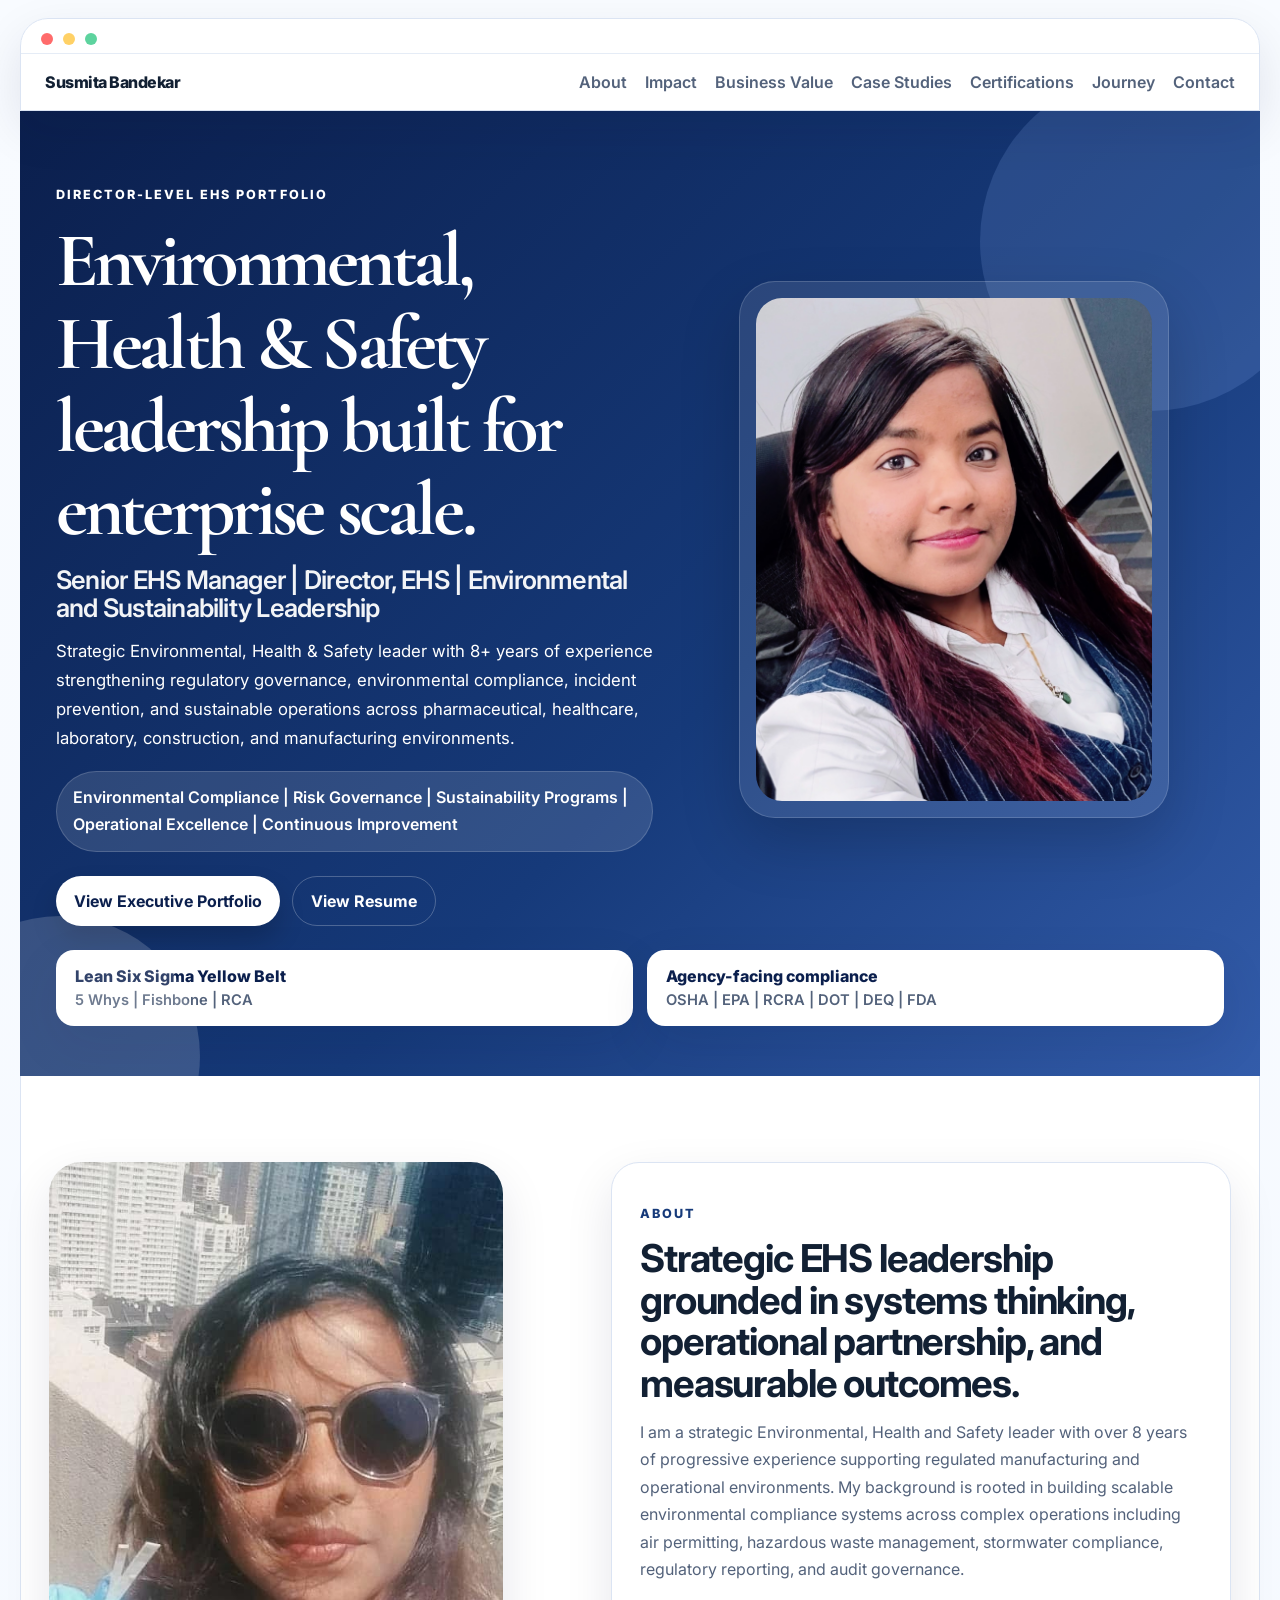
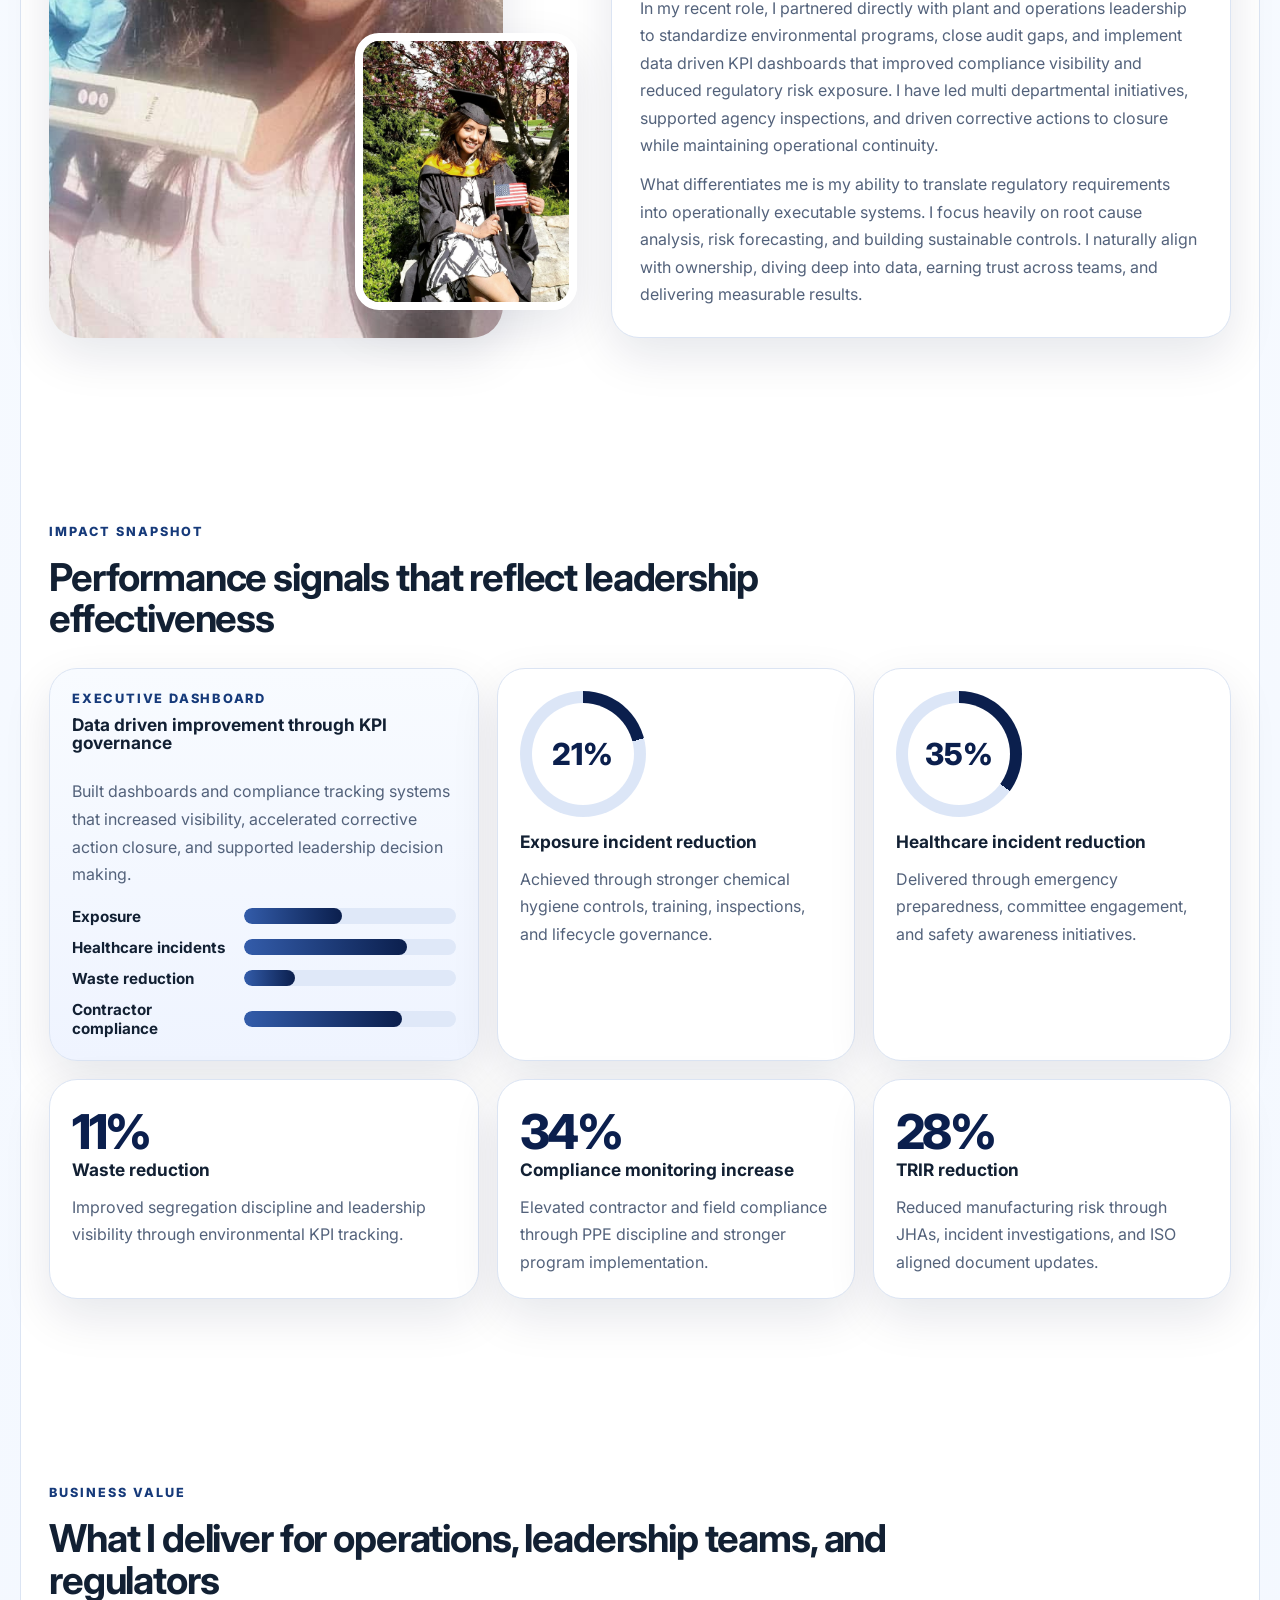
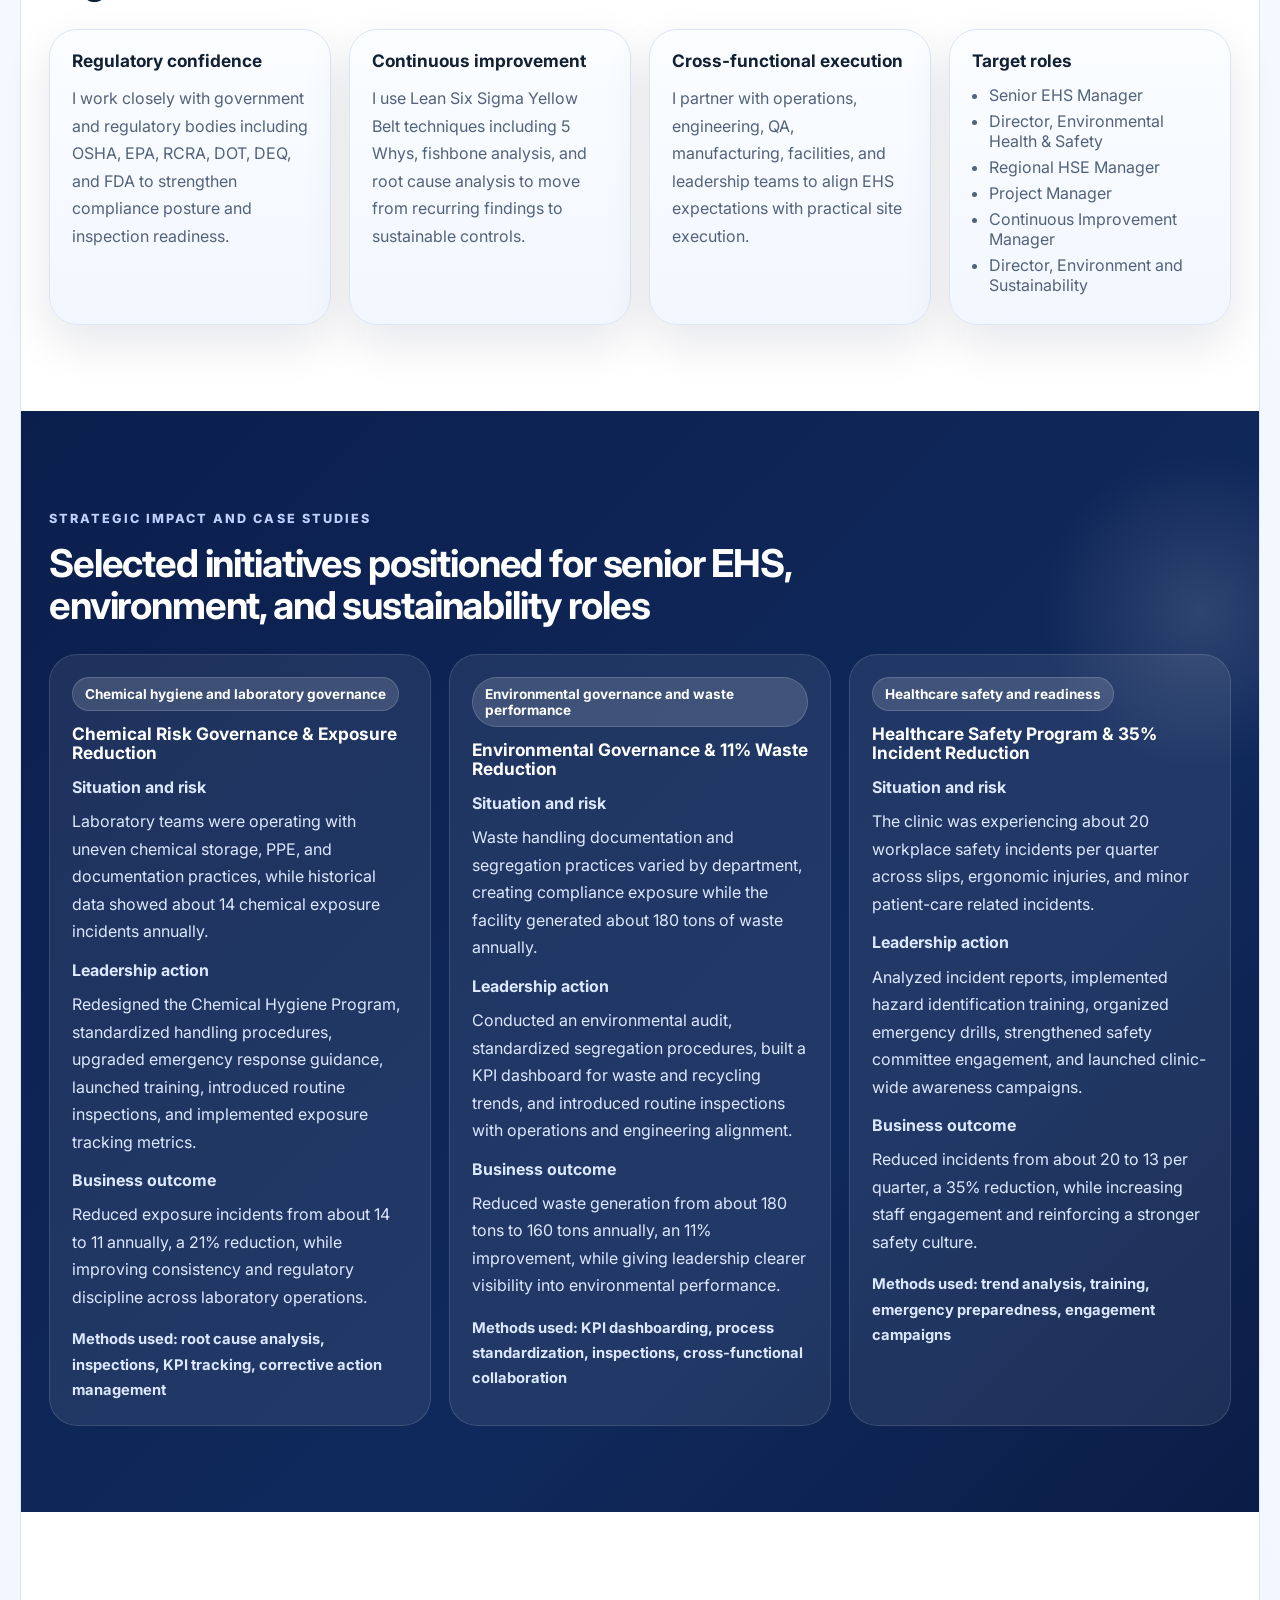
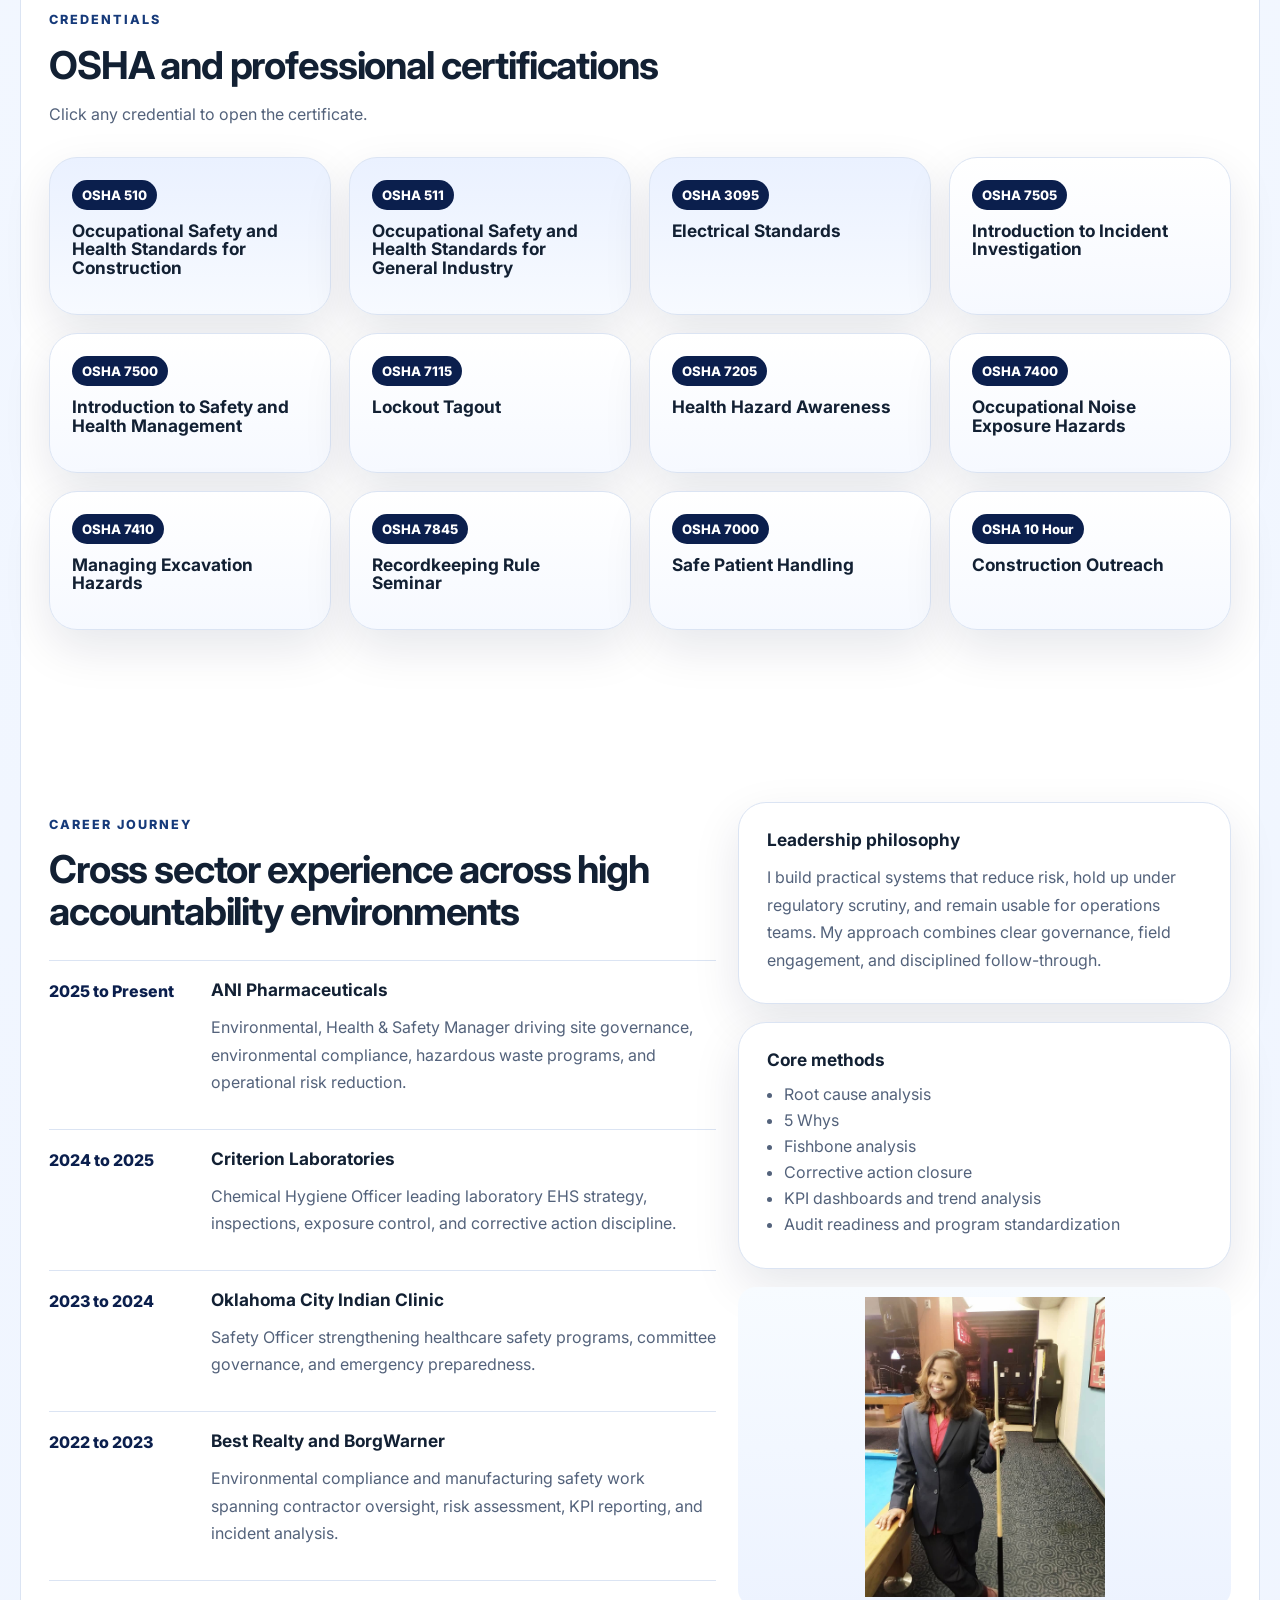
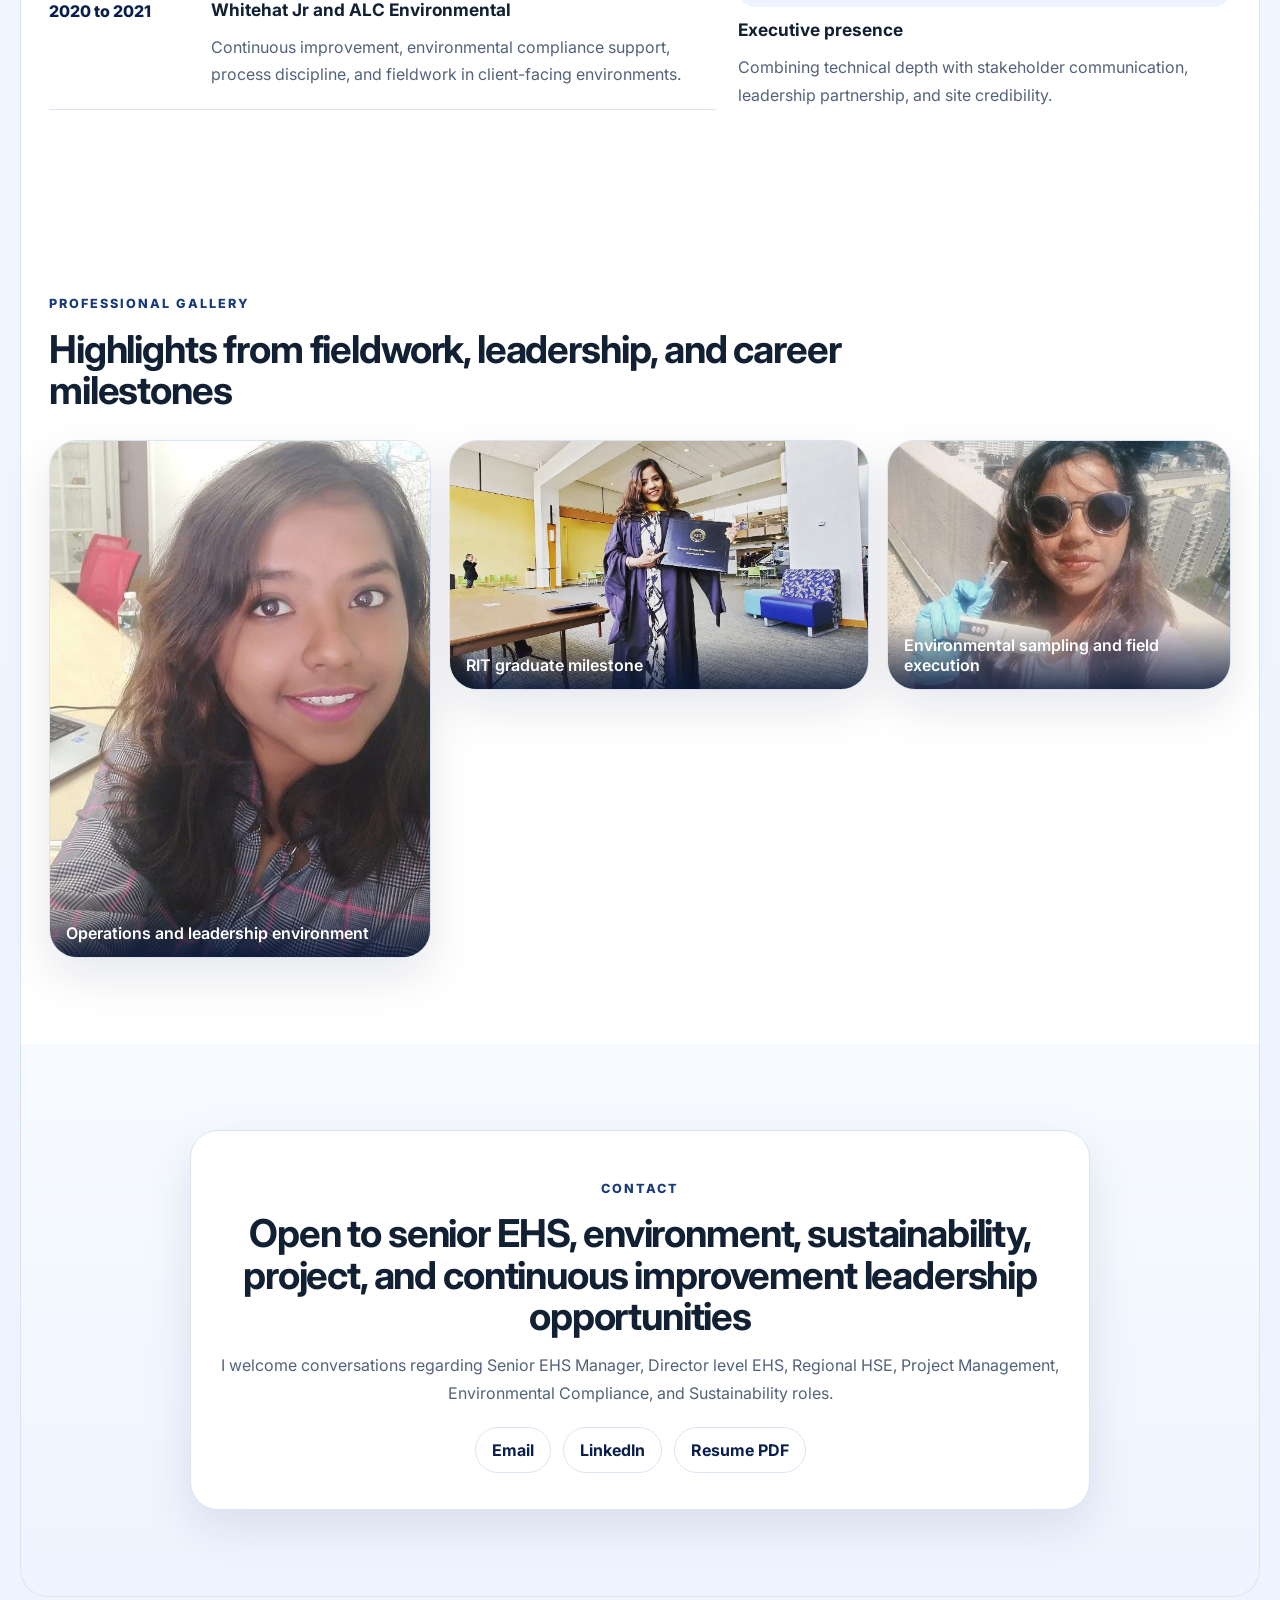
<file: index.html>
<!DOCTYPE html>
<html lang="en">
<head>
  <meta charset="UTF-8" />
  <meta name="viewport" content="width=device-width, initial-scale=1.0" />
  <title>Susmita Bandekar | Director-Level EHS Portfolio</title>
  <meta name="description" content="Director-level portfolio of Susmita Bandekar, environmental, health, safety, and sustainability leader focused on compliance governance, operational excellence, and measurable risk reduction." />
  <link rel="preconnect" href="https://fonts.googleapis.com">
  <link rel="preconnect" href="https://fonts.gstatic.com" crossorigin>
  <link href="https://fonts.googleapis.com/css2?family=Inter:wght@400;500;600;700;800&family=Cormorant+Garamond:wght@600;700&display=swap" rel="stylesheet">
  <link rel="stylesheet" href="styles.css" />
</head>
<body>
  <div class="page-shell">
    <header class="site-header">
      <div class="window-bar"><span></span><span></span><span></span></div>
      <div class="nav-row">
        <a class="brand" href="#top">Susmita Bandekar</a>
        <nav>
          <a href="#about">About</a>
          <a href="#impact">Impact</a>
          <a href="#value">Business Value</a>
          <a href="#case-studies">Case Studies</a>
          <a href="#certifications">Certifications</a>
          <a href="#journey">Journey</a>
          <a href="#contact">Contact</a>
        </nav>
      </div>
    </header>

    <main id="top">
      <section class="hero">
        <div class="hero-copy">
          <p class="eyebrow">Director-Level EHS Portfolio</p>
          <h1>Environmental, Health &amp; Safety leadership built for enterprise scale.</h1>
          <h2>Senior EHS Manager | Director, EHS | Environmental and Sustainability Leadership</h2>
          <p class="lead">
            Strategic Environmental, Health &amp; Safety leader with 8+ years of experience strengthening regulatory governance,
            environmental compliance, incident prevention, and sustainable operations across pharmaceutical, healthcare,
            laboratory, construction, and manufacturing environments.
          </p>
          <p class="headline-pill">Environmental Compliance | Risk Governance | Sustainability Programs | Operational Excellence | Continuous Improvement</p>
          <div class="cta-row">
            <a class="button primary" href="#case-studies">View Executive Portfolio</a>
            <a class="button secondary" href="resume.pdf" target="_blank" rel="noopener">View Resume</a>
          </div>
        </div>
        
        <div class="hero-visual">
          <div class="hero-photo-card">
            <img src="profile.jpg" alt="Professional headshot of Susmita Bandekar" />
          </div>
        </div>
        <div class="hero-strategy-row">
          <div class="hero-badge strategic-badge">
            Lean Six Sigma Yellow Belt
            <span>5 Whys | Fishbone | RCA</span>
          </div>
          <div class="hero-badge strategic-badge">
            Agency-facing compliance
            <span>OSHA | EPA | RCRA | DOT | DEQ | FDA</span>
          </div>
        </div>
      </section>

      <section id="about" class="section about-grid">
        <div class="about-image-wrap">
          <img class="about-main" src="field.jpg" alt="Susmita Bandekar conducting environmental fieldwork" />
          <img class="about-accent" src="grad.jpg" alt="Susmita Bandekar in graduation attire" />
        </div>
        <div class="about-copy content-card">
          <p class="section-label">About</p>
          <h2>Strategic EHS leadership grounded in systems thinking, operational partnership, and measurable outcomes.</h2>
          <p>
            I am a strategic Environmental, Health and Safety leader with over 8 years of progressive experience supporting regulated manufacturing and operational environments. My background is rooted in building scalable environmental compliance systems across complex operations including air permitting, hazardous waste management, stormwater compliance, regulatory reporting, and audit governance.
          </p>
          <p>
            In my recent role, I partnered directly with plant and operations leadership to standardize environmental programs, close audit gaps, and implement data driven KPI dashboards that improved compliance visibility and reduced regulatory risk exposure. I have led multi departmental initiatives, supported agency inspections, and driven corrective actions to closure while maintaining operational continuity.
          </p>
          <p>
            What differentiates me is my ability to translate regulatory requirements into operationally executable systems. I focus heavily on root cause analysis, risk forecasting, and building sustainable controls. I naturally align with ownership, diving deep into data, earning trust across teams, and delivering measurable results.
          </p>
        </div>
      </section>

      <section id="impact" class="section impact-section">
        <div class="section-head">
          <p class="section-label">Impact snapshot</p>
          <h2>Performance signals that reflect leadership effectiveness</h2>
        </div>
        <div class="metrics-grid elite-grid">
          <article class="metric-card featured-metric wide-card">
            <div class="metric-kicker">Executive dashboard</div>
            <h3>Data driven improvement through KPI governance</h3>
            <p>Built dashboards and compliance tracking systems that increased visibility, accelerated corrective action closure, and supported leadership decision making.</p>
            <div class="kpi-bars">
              <div><span>Exposure</span><strong style="--bar:21">21%</strong></div>
              <div><span>Healthcare incidents</span><strong style="--bar:35">35%</strong></div>
              <div><span>Waste reduction</span><strong style="--bar:11">11%</strong></div>
              <div><span>Contractor compliance</span><strong style="--bar:34">34%</strong></div>
            </div>
          </article>
          <article class="metric-card"><div class="ring" style="--value:21"><span>21%</span></div><h3>Exposure incident reduction</h3><p>Achieved through stronger chemical hygiene controls, training, inspections, and lifecycle governance.</p></article>
          <article class="metric-card"><div class="ring" style="--value:35"><span>35%</span></div><h3>Healthcare incident reduction</h3><p>Delivered through emergency preparedness, committee engagement, and safety awareness initiatives.</p></article>
          <article class="metric-card"><div class="metric-number">11%</div><h3>Waste reduction</h3><p>Improved segregation discipline and leadership visibility through environmental KPI tracking.</p></article>
          <article class="metric-card"><div class="metric-number">34%</div><h3>Compliance monitoring increase</h3><p>Elevated contractor and field compliance through PPE discipline and stronger program implementation.</p></article>
          <article class="metric-card"><div class="metric-number">28%</div><h3>TRIR reduction</h3><p>Reduced manufacturing risk through JHAs, incident investigations, and ISO aligned document updates.</p></article>
        </div>
      </section>

      <section id="value" class="section value-section">
        <div class="section-head">
          <p class="section-label">Business value</p>
          <h2>What I deliver for operations, leadership teams, and regulators</h2>
        </div>
        <div class="value-grid">
          <article class="value-card">
            <h3>Regulatory confidence</h3>
            <p>I work closely with government and regulatory bodies including OSHA, EPA, RCRA, DOT, DEQ, and FDA to strengthen compliance posture and inspection readiness.</p>
          </article>
          <article class="value-card">
            <h3>Continuous improvement</h3>
            <p>I use Lean Six Sigma Yellow Belt techniques including 5 Whys, fishbone analysis, and root cause analysis to move from recurring findings to sustainable controls.</p>
          </article>
          <article class="value-card">
            <h3>Cross-functional execution</h3>
            <p>I partner with operations, engineering, QA, manufacturing, facilities, and leadership teams to align EHS expectations with practical site execution.</p>
          </article>
          <article class="value-card">
            <h3>Target roles</h3>
            <ul class="target-list compact">
              <li>Senior EHS Manager</li>
              <li>Director, Environmental Health &amp; Safety</li>
              <li>Regional HSE Manager</li>
              <li>Project Manager</li>
              <li>Continuous Improvement Manager</li>
              <li>Director, Environment and Sustainability</li>
            </ul>
          </article>
        </div>
      </section>

      <section id="case-studies" class="section dark-band">
        <div class="section-head light">
          <p class="section-label">Strategic impact and case studies</p>
          <h2>Selected initiatives positioned for senior EHS, environment, and sustainability roles</h2>
        </div>
        <div class="story-grid">
          <article class="story-card feature-story">
            <div class="case-topline"><span class="chip soft">Chemical hygiene and laboratory governance</span></div>
            <h3>Chemical Risk Governance &amp; Exposure Reduction</h3>
            <div class="story-block"><strong>Situation and risk</strong><p>Laboratory teams were operating with uneven chemical storage, PPE, and documentation practices, while historical data showed about 14 chemical exposure incidents annually.</p></div>
            <div class="story-block"><strong>Leadership action</strong><p>Redesigned the Chemical Hygiene Program, standardized handling procedures, upgraded emergency response guidance, launched training, introduced routine inspections, and implemented exposure tracking metrics.</p></div>
            <div class="story-block"><strong>Business outcome</strong><p>Reduced exposure incidents from about 14 to 11 annually, a 21% reduction, while improving consistency and regulatory discipline across laboratory operations.</p></div>
            <p class="methods">Methods used: root cause analysis, inspections, KPI tracking, corrective action management</p>
          </article>
          <article class="story-card">
            <div class="case-topline"><span class="chip soft">Environmental governance and waste performance</span></div>
            <h3>Environmental Governance &amp; 11% Waste Reduction</h3>
            <div class="story-block"><strong>Situation and risk</strong><p>Waste handling documentation and segregation practices varied by department, creating compliance exposure while the facility generated about 180 tons of waste annually.</p></div>
            <div class="story-block"><strong>Leadership action</strong><p>Conducted an environmental audit, standardized segregation procedures, built a KPI dashboard for waste and recycling trends, and introduced routine inspections with operations and engineering alignment.</p></div>
            <div class="story-block"><strong>Business outcome</strong><p>Reduced waste generation from about 180 tons to 160 tons annually, an 11% improvement, while giving leadership clearer visibility into environmental performance.</p></div>
            <p class="methods">Methods used: KPI dashboarding, process standardization, inspections, cross-functional collaboration</p>
          </article>
          <article class="story-card">
            <div class="case-topline"><span class="chip soft">Healthcare safety and readiness</span></div>
            <h3>Healthcare Safety Program &amp; 35% Incident Reduction</h3>
            <div class="story-block"><strong>Situation and risk</strong><p>The clinic was experiencing about 20 workplace safety incidents per quarter across slips, ergonomic injuries, and minor patient-care related incidents.</p></div>
            <div class="story-block"><strong>Leadership action</strong><p>Analyzed incident reports, implemented hazard identification training, organized emergency drills, strengthened safety committee engagement, and launched clinic-wide awareness campaigns.</p></div>
            <div class="story-block"><strong>Business outcome</strong><p>Reduced incidents from about 20 to 13 per quarter, a 35% reduction, while increasing staff engagement and reinforcing a stronger safety culture.</p></div>
            <p class="methods">Methods used: trend analysis, training, emergency preparedness, engagement campaigns</p>
          </article>
        </div>
      </section>

      <section id="certifications" class="section certifications-section">
        <div class="section-head">
          <p class="section-label">Credentials</p>
          <h2>OSHA and professional certifications</h2>
          <p>Click any credential to open the certificate.</p>
        </div>
        <div class="cert-grid">
          <a class="cert-card priority" href="osha-510.pdf" target="_blank" rel="noopener"><span class="cert-code">OSHA 510</span><h3>Occupational Safety and Health Standards for Construction</h3></a>
          <a class="cert-card priority" href="osha-511.pdf" target="_blank" rel="noopener"><span class="cert-code">OSHA 511</span><h3>Occupational Safety and Health Standards for General Industry</h3></a>
          <a class="cert-card priority" href="osha-3095.pdf" target="_blank" rel="noopener"><span class="cert-code">OSHA 3095</span><h3>Electrical Standards</h3></a>
          <a class="cert-card" href="osha-7505-incident-investigation.pdf" target="_blank" rel="noopener"><span class="cert-code">OSHA 7505</span><h3>Introduction to Incident Investigation</h3></a>
          <a class="cert-card" href="osha-7500-safety-health-management.pdf" target="_blank" rel="noopener"><span class="cert-code">OSHA 7500</span><h3>Introduction to Safety and Health Management</h3></a>
          <a class="cert-card" href="osha-7115-loto.pdf" target="_blank" rel="noopener"><span class="cert-code">OSHA 7115</span><h3>Lockout Tagout</h3></a>
          <a class="cert-card" href="osha-7205-health-hazard.pdf" target="_blank" rel="noopener"><span class="cert-code">OSHA 7205</span><h3>Health Hazard Awareness</h3></a>
          <a class="cert-card" href="osha-7400-noise.pdf" target="_blank" rel="noopener"><span class="cert-code">OSHA 7400</span><h3>Occupational Noise Exposure Hazards</h3></a>
          <a class="cert-card" href="osha-7410-excavation.pdf" target="_blank" rel="noopener"><span class="cert-code">OSHA 7410</span><h3>Managing Excavation Hazards</h3></a>
          <a class="cert-card" href="osha-7845-recordkeeping.pdf" target="_blank" rel="noopener"><span class="cert-code">OSHA 7845</span><h3>Recordkeeping Rule Seminar</h3></a>
          <a class="cert-card" href="osha-7000-safe-patient-handling.pdf" target="_blank" rel="noopener"><span class="cert-code">OSHA 7000</span><h3>Safe Patient Handling</h3></a>
          <a class="cert-card" href="osha-10-hour-construction.pdf" target="_blank" rel="noopener"><span class="cert-code">OSHA 10 Hour</span><h3>Construction Outreach</h3></a>
        </div>
      </section>

      <section id="journey" class="section journey-grid">
        <div>
          <div class="section-head">
            <p class="section-label">Career journey</p>
            <h2>Cross sector experience across high accountability environments</h2>
          </div>
          <div class="timeline">
            <article><div class="time">2025 to Present</div><div><h3>ANI Pharmaceuticals</h3><p>Environmental, Health &amp; Safety Manager driving site governance, environmental compliance, hazardous waste programs, and operational risk reduction.</p></div></article>
            <article><div class="time">2024 to 2025</div><div><h3>Criterion Laboratories</h3><p>Chemical Hygiene Officer leading laboratory EHS strategy, inspections, exposure control, and corrective action discipline.</p></div></article>
            <article><div class="time">2023 to 2024</div><div><h3>Oklahoma City Indian Clinic</h3><p>Safety Officer strengthening healthcare safety programs, committee governance, and emergency preparedness.</p></div></article>
            <article><div class="time">2022 to 2023</div><div><h3>Best Realty and BorgWarner</h3><p>Environmental compliance and manufacturing safety work spanning contractor oversight, risk assessment, KPI reporting, and incident analysis.</p></div></article>
            <article><div class="time">2020 to 2021</div><div><h3>Whitehat Jr and ALC Environmental</h3><p>Continuous improvement, environmental compliance support, process discipline, and fieldwork in client-facing environments.</p></div></article>
          </div>
        </div>
        <div class="panel-stack">
          <div class="leadership-panel content-card">
            <h3>Leadership philosophy</h3>
            <p>I build practical systems that reduce risk, hold up under regulatory scrutiny, and remain usable for operations teams. My approach combines clear governance, field engagement, and disciplined follow-through.</p>
          </div>
          <div class="leadership-panel content-card">
            <h3>Core methods</h3>
            <ul class="target-list compact">
              <li>Root cause analysis</li>
              <li>5 Whys</li>
              <li>Fishbone analysis</li>
              <li>Corrective action closure</li>
              <li>KPI dashboards and trend analysis</li>
              <li>Audit readiness and program standardization</li>
            </ul>
          </div>
          <div class="leadership-panel photo-panel executive-photo">
            <img src="professional.jpg" alt="Susmita Bandekar in a business suit" />
            <div>
              <h3>Executive presence</h3>
              <p>Combining technical depth with stakeholder communication, leadership partnership, and site credibility.</p>
            </div>
          </div>
        </div>
      </section>

      <section id="gallery" class="section gallery-wrap">
        <div class="section-head">
          <p class="section-label">Professional gallery</p>
          <h2>Highlights from fieldwork, leadership, and career milestones</h2>
        </div>
        <div class="gallery-grid elite-gallery">
          <figure class="gallery-item tall"><img src="office.jpg" alt="Susmita Bandekar in an office setting" /><figcaption>Operations and leadership environment</figcaption></figure>
          <figure class="gallery-item wide"><img src="rit.jpg" alt="Susmita Bandekar holding Rochester Institute of Technology diploma" /><figcaption>RIT graduate milestone</figcaption></figure>
          <figure class="gallery-item"><img src="field.jpg" alt="Susmita Bandekar performing environmental fieldwork" /><figcaption>Environmental sampling and field execution</figcaption></figure>
        </div>
      </section>

      <section id="contact" class="section contact-wrap">
        <div class="contact-card">
          <p class="section-label">Contact</p>
          <h2>Open to senior EHS, environment, sustainability, project, and continuous improvement leadership opportunities</h2>
          <p>I welcome conversations regarding Senior EHS Manager, Director level EHS, Regional HSE, Project Management, Environmental Compliance, and Sustainability roles.</p>
          <div class="contact-links">
            <a href="mailto:bandekarsusmita@gmail.com">Email</a>
            <a href="https://www.linkedin.com/in/susmita-bandekar-ms-be-9b096316a" target="_blank" rel="noopener">LinkedIn</a>
            <a href="resume.pdf" target="_blank" rel="noopener">Resume PDF</a>
          </div>
        </div>
      </section>
    </main>
  </div>
</body>
</html>
</file>
<file: styles.css>
:root{
  --navy:#0b1f4d;
  --navy-2:#163a7a;
  --navy-3:#335caa;
  --ink:#122033;
  --muted:#53627b;
  --soft:#eef4ff;
  --line:#dbe4f3;
  --white:#ffffff;
  --shadow:0 18px 48px rgba(10,22,54,.10);
  --radius:28px;
  --max:1240px;
}
*{box-sizing:border-box}
html{scroll-behavior:smooth}
body{margin:0;font-family:"Inter",system-ui,-apple-system,BlinkMacSystemFont,"Segoe UI",sans-serif;color:var(--ink);background:linear-gradient(180deg,#f8fbff 0%,#eef4ff 100%)}
a{text-decoration:none;color:inherit}
img{display:block;max-width:100%}
p{line-height:1.72;color:var(--muted);margin:.7rem 0 0}
h1,h2,h3{line-height:1.08;margin:0 0 .9rem;color:var(--ink)}
h1{font-family:"Cormorant Garamond",serif;font-size:clamp(3.3rem,6vw,6rem);letter-spacing:-.05em}
h2{font-size:clamp(2rem,3vw,3rem);letter-spacing:-.03em}
h3{font-size:1.08rem}
.page-shell{width:min(var(--max),calc(100% - 28px));margin:18px auto 28px}
.site-header{position:sticky;top:12px;z-index:20;background:rgba(255,255,255,.94);backdrop-filter:blur(12px);border:1px solid var(--line);border-radius:28px 28px 0 0;box-shadow:var(--shadow)}
.window-bar{display:flex;gap:10px;padding:14px 20px 8px;border-bottom:1px solid rgba(219,228,243,.7)}
.window-bar span{width:12px;height:12px;border-radius:50%}
.window-bar span:nth-child(1){background:#ff6b6b}.window-bar span:nth-child(2){background:#ffd166}.window-bar span:nth-child(3){background:#5dd39e}
.nav-row{display:flex;justify-content:space-between;align-items:center;gap:18px;padding:18px 24px;flex-wrap:wrap}
.brand{font-weight:800;letter-spacing:-.03em}
nav{display:flex;gap:18px;flex-wrap:wrap}
nav a{font-weight:600;color:var(--muted)} nav a:hover{color:var(--navy)}
.section{padding:86px 28px;background:var(--white);border-left:1px solid var(--line);border-right:1px solid var(--line)}
.section:last-child{border-bottom:1px solid var(--line);border-radius:0 0 28px 28px}
.hero{display:grid;grid-template-columns:1.05fr .95fr;gap:30px;align-items:center;padding:62px 36px 50px;background:linear-gradient(135deg,var(--navy) 0%,var(--navy-2) 58%,var(--navy-3) 100%);color:var(--white);position:relative;overflow:hidden}
.hero::before,.hero::after{content:"";position:absolute;border-radius:999px;opacity:.16}
.hero::before{width:340px;height:340px;background:#98b7ff;right:-60px;top:-40px;animation:float 10s ease-in-out infinite}
.hero::after{width:280px;height:280px;background:#ffffff;left:-100px;bottom:-120px;animation:float 12s ease-in-out infinite reverse}
@keyframes float{50%{transform:translateY(-18px) translateX(8px)}}
.eyebrow,.section-label{text-transform:uppercase;letter-spacing:.16em;font-size:.79rem;font-weight:800;margin-bottom:14px;color:#c7d7ff}
.hero h1,.hero h2,.hero p,.light h2,.light p{color:var(--white)}
.hero h2{font-size:clamp(1.2rem,2vw,1.6rem);font-weight:600;opacity:.95;margin-bottom:1rem}
.lead{font-size:1.05rem;max-width:720px}
.headline-pill{display:inline-flex;flex-wrap:wrap;gap:8px;margin-top:18px;padding:12px 16px;border-radius:999px;background:rgba(255,255,255,.12);border:1px solid rgba(255,255,255,.16);font-weight:600}
.cta-row{display:flex;gap:12px;flex-wrap:wrap;margin-top:24px}
.button{display:inline-flex;align-items:center;justify-content:center;padding:14px 18px;border-radius:999px;font-weight:700;transition:transform .2s ease,box-shadow .2s ease}
.button:hover{transform:translateY(-2px)}
.button.primary{background:#fff;color:var(--navy);box-shadow:0 14px 26px rgba(0,0,0,.18)}
.button.secondary{background:transparent;color:#fff;border:1px solid rgba(255,255,255,.24)}
.hero-visual{position:relative;min-height:540px;display:flex;align-items:center;justify-content:center}
.hero-photo-card{width:min(100%,430px);aspect-ratio:4/5;padding:16px;border-radius:36px;background:rgba(255,255,255,.10);border:1px solid rgba(255,255,255,.16);box-shadow:0 24px 60px rgba(0,0,0,.18)}
.hero-photo-card img{width:100%;height:100%;object-fit:cover;object-position:top center;border-radius:26px}
.hero-badge{max-width:280px;background:#fff;color:var(--navy);padding:15px 18px;border-radius:18px;box-shadow:var(--shadow);font-weight:800;line-height:1.35;animation:floatCard 8s ease-in-out infinite}
.hero-badge span{display:block;color:var(--muted);font-size:.92rem;font-weight:600;margin-top:3px}
.hero-strategy-row{grid-column:1 / -1;display:flex;gap:14px;flex-wrap:wrap;margin-top:-6px}
.strategic-badge{position:relative;max-width:none;flex:1 1 280px;animation:none;border:1px solid rgba(255,255,255,.14)}
@keyframes floatCard{50%{transform:translateY(-10px)}}
.about-grid{display:grid;grid-template-columns:.92fr 1.08fr;gap:34px}
.about-image-wrap{position:relative;min-height:620px}
.about-main{width:86%;height:100%;min-height:560px;object-fit:cover;border-radius:32px;box-shadow:var(--shadow)}
.about-accent{position:absolute;right:0;bottom:28px;width:42%;aspect-ratio:4/5;object-fit:cover;border-radius:24px;border:8px solid #fff;box-shadow:var(--shadow)}
.content-card{background:#fff;border:1px solid var(--line);border-radius:var(--radius);box-shadow:var(--shadow);padding:28px}
.section-head{max-width:860px;margin-bottom:28px}.section-label{color:var(--navy-2)}.light .section-label{color:#bfd0ff}
.metrics-grid,.value-grid,.cert-grid{display:grid;gap:18px}
.metrics-grid{grid-template-columns:1.2fr 1fr 1fr}
.wide-card{grid-column:span 1}
.metric-card,.value-card,.cert-card{background:#fff;border:1px solid var(--line);border-radius:var(--radius);box-shadow:var(--shadow);padding:22px}
.featured-metric{display:flex;flex-direction:column;justify-content:space-between;background:linear-gradient(180deg,#f8fbff 0%,#eff4ff 100%)}
.metric-kicker{font-size:.8rem;font-weight:800;text-transform:uppercase;letter-spacing:.14em;color:var(--navy-2);margin-bottom:10px}
.metric-number{font-size:3rem;font-weight:800;letter-spacing:-.05em;color:var(--navy)}
.ring{--size:126px;width:var(--size);height:var(--size);border-radius:50%;background:conic-gradient(var(--navy) calc(var(--value) * 1%), #dce6f7 0);display:grid;place-items:center;position:relative;margin-bottom:16px}
.ring::before{content:"";position:absolute;inset:12px;background:#fff;border-radius:50%}
.ring span{position:relative;z-index:1;font-size:1.9rem;font-weight:800;color:var(--navy)}
.kpi-bars{display:grid;gap:12px;margin-top:18px}
.kpi-bars div{display:grid;grid-template-columns:160px 1fr;gap:12px;align-items:center}
.kpi-bars span{font-weight:700;color:var(--ink);font-size:.95rem}
.kpi-bars strong{position:relative;display:block;height:16px;border-radius:999px;background:#dfe8f8;color:transparent;overflow:hidden}
.kpi-bars strong::before{content:attr(style);display:none}
.kpi-bars strong::after{content:attr(data-label);display:none}
.kpi-bars strong{--pct:var(--bar)}
.kpi-bars strong::before{content:"";display:block;height:100%;width:calc(var(--bar) * 2.2%);background:linear-gradient(90deg,var(--navy-3),var(--navy));border-radius:999px}
.value-grid{grid-template-columns:repeat(4,1fr)}
.value-card{background:linear-gradient(180deg,#fbfdff 0%,#f2f7ff 100%)}
.target-list{padding-left:1.05rem;margin:0}.target-list li{margin:.55rem 0;color:var(--muted)} .target-list.compact li{margin:.38rem 0}
.dark-band{background:linear-gradient(135deg,var(--navy) 0%,#10295c 64%,#0b1d46 100%);position:relative;overflow:hidden}
.dark-band::after{content:"";position:absolute;right:-120px;top:20px;width:360px;height:360px;border-radius:50%;background:radial-gradient(circle at center, rgba(255,255,255,.13), transparent 62%)}
.story-grid{display:grid;grid-template-columns:repeat(3,1fr);gap:18px}
.story-card{background:rgba(255,255,255,.08);border:1px solid rgba(255,255,255,.12);border-radius:var(--radius);padding:22px}
.story-card h3{color:#fff}.story-card p,.story-card strong{color:#dce8ff}.story-card strong{display:block;margin-bottom:6px}.story-block{margin-top:14px}.methods{margin-top:16px;font-size:.92rem;font-weight:700}
.case-topline{display:flex;gap:8px;flex-wrap:wrap;margin-bottom:14px}
.chip.soft{display:inline-flex;padding:8px 12px;border-radius:999px;background:rgba(255,255,255,.14);color:#fff;border:1px solid rgba(255,255,255,.16);font-size:.85rem;font-weight:700}
.cert-grid{grid-template-columns:repeat(4,1fr)}
.cert-card{display:block;transition:transform .2s ease, border-color .2s ease;background:linear-gradient(180deg,#ffffff 0%,#f6f9ff 100%)}
.cert-card:hover{transform:translateY(-4px);border-color:#9fb9f4}
.cert-card.priority{background:linear-gradient(180deg,#eaf1ff 0%,#f7faff 100%)}
.cert-code{display:inline-flex;padding:7px 10px;border-radius:999px;background:var(--navy);color:#fff;font-size:.82rem;font-weight:800;margin-bottom:12px}
.journey-grid{display:grid;grid-template-columns:1.15fr .85fr;gap:22px}
.panel-stack{display:grid;gap:18px}
.timeline{display:grid;gap:12px}.timeline article{display:grid;grid-template-columns:140px 1fr;gap:22px;padding:20px 0;border-top:1px solid var(--line)}.timeline article:last-child{border-bottom:1px solid var(--line)}.time{font-weight:800;color:var(--navy)}
.photo-panel img{width:100%;height:220px;object-fit:cover;border-radius:18px;margin-bottom:14px}
.gallery-grid{display:grid;gap:18px}.elite-gallery{grid-template-columns:1fr 1.1fr .9fr;grid-auto-rows:250px}.gallery-item{margin:0;border:1px solid var(--line);border-radius:28px;overflow:hidden;box-shadow:var(--shadow);position:relative;background:#fff}.gallery-item img{width:100%;height:100%;object-fit:cover;transition:transform .45s ease}.gallery-item:hover img{transform:scale(1.04)}.gallery-item figcaption{position:absolute;left:0;right:0;bottom:0;padding:14px 16px;background:linear-gradient(180deg,transparent 0%,rgba(9,24,57,.84) 100%);color:#fff;font-weight:600}.gallery-item.tall{grid-row:span 2}.gallery-item.wide{grid-column:span 1}
.contact-wrap{background:linear-gradient(180deg,#f7fbff 0%,#eef4ff 100%)}
.contact-card{background:#fff;border:1px solid var(--line);border-radius:var(--radius);box-shadow:var(--shadow);max-width:900px;margin:0 auto;padding:36px 28px;text-align:center}.contact-links{display:flex;justify-content:center;gap:12px;flex-wrap:wrap;margin-top:20px}.contact-links a{padding:12px 16px;border-radius:999px;background:#fff;border:1px solid var(--line);font-weight:700;color:var(--navy)}.contact-links a:hover{background:var(--navy);color:#fff;border-color:var(--navy)}
@media (max-width:1180px){.hero,.about-grid,.metrics-grid,.value-grid,.story-grid,.cert-grid,.journey-grid,.elite-gallery{grid-template-columns:1fr}.hero-visual{min-height:auto}.about-image-wrap{min-height:auto}.about-main{width:100%;min-height:400px}.about-accent{width:38%;bottom:18px}.gallery-item.tall,.gallery-item.wide{grid-column:auto;grid-row:auto}}
@media (max-width:760px){.page-shell{width:min(var(--max),calc(100% - 12px));margin:8px auto 18px}.nav-row{padding:16px}.section,.hero{padding:54px 18px}.cta-row,.contact-links,.hero-strategy-row{flex-direction:column}.button{width:100%}.hero-badge{display:block}.about-accent{position:relative;width:58%;margin:-76px 0 0 auto}.timeline article{grid-template-columns:1fr}.kpi-bars div{grid-template-columns:1fr}.cert-grid{grid-template-columns:1fr}}

.executive-photo img{height:320px;object-fit:contain;background:linear-gradient(180deg,#f7fbff 0%,#edf3ff 100%);padding:10px}
.executive-photo{align-items:center}
</file>
